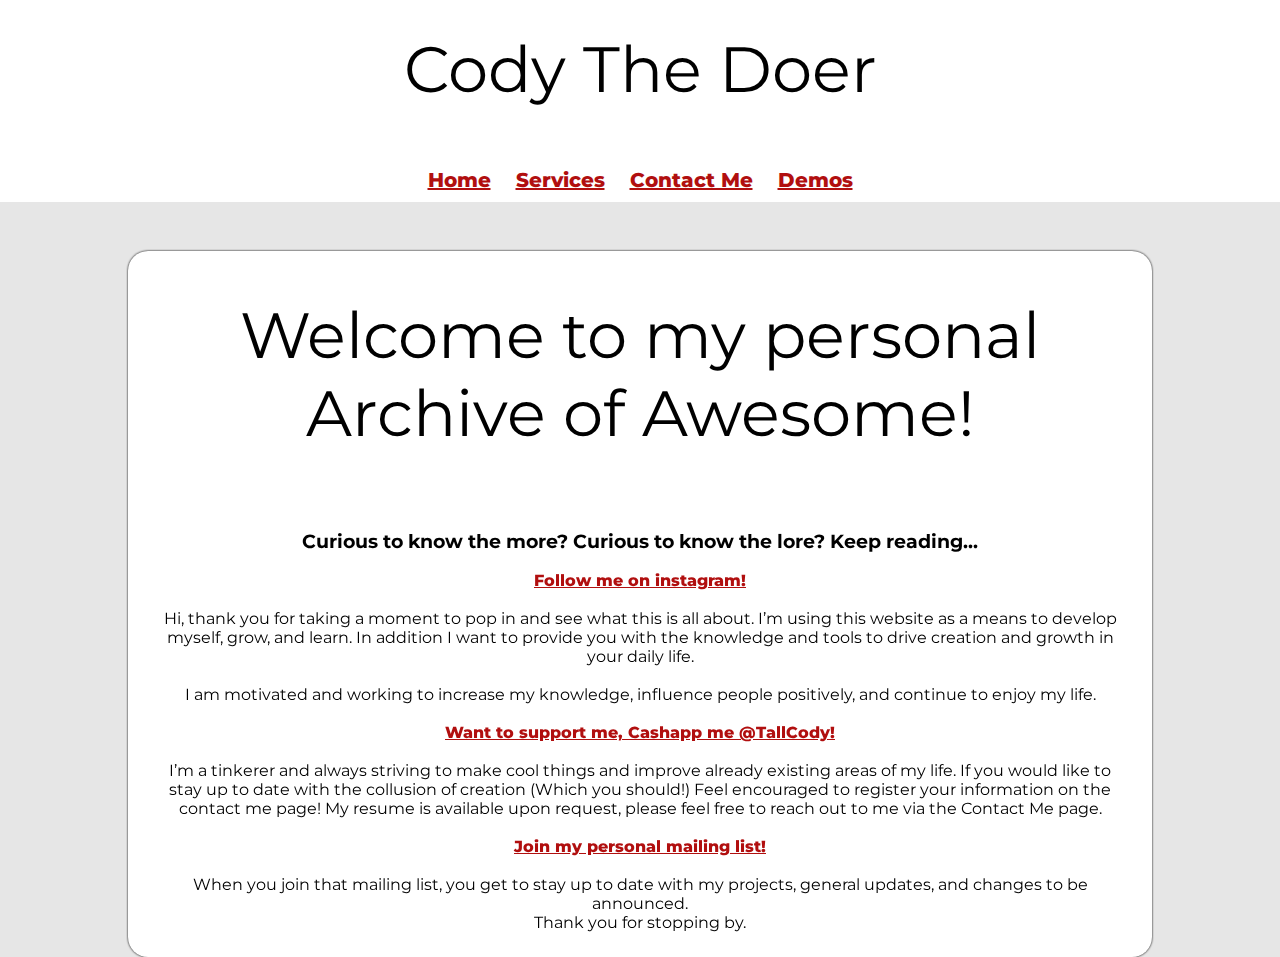
<file: index.html>
<!doctype html>
<html lang="en">
<head>
    <meta charset="utf-8">
    <title>CodyTheDoer</title>
    <meta name="CodyTheDoer.com" content="Welcome to the online portfolio for Cody Williams, the Doer.">
    <link rel="stylesheet" href="css/indexStyle.css">
    <style>@import url('https://fonts.googleapis.com/css2?family=Montserrat:wght@300;800&display=swap');</style>
    <script src="js/navInterface.js"></script>
</head>
<body>
    <div class="navInterface"></div>
    <div class="indexHome">
        <div class="indexHomeHeader">
            Welcome to my personal Archive of Awesome!  
        </div>
        <br>
        <div class="indexHomeText">
            <div>
                <h3>Curious to know the more? Curious to know the lore? Keep reading...</h3>
            </div>
            <div>
                <a href="https://www.instagram.com/cody_the_doer/">Follow me on instagram!</a>
            </div>
            <br>
            <div>
                Hi, thank you for taking a moment to pop in and see what this is all about. I’m using this website as a means to develop myself, grow, and learn. In addition I want to provide you with the knowledge and tools to drive creation and growth in your daily life.
            </div>
            <br>
            <div>
                I am motivated and working to increase my knowledge, influence people positively, and continue to enjoy my life. 
            </div>
            <br>
            <div>
                <a href="https://cash.app/$TallCody">Want to support me, Cashapp me @TallCody!</a>
            </div>
            <br>
            <div>
                I’m a tinkerer and always striving to make cool things and improve already existing areas of my life. If you would like to stay up to date with the collusion of creation (Which you should!) Feel encouraged to register your information on the contact me page!
                My resume is available upon request, please feel free to reach out to me via the Contact Me page.
            </div>
            <br>
            <div>
                <a onclick="mailingList()"><u>Join my personal mailing list!</u></a>
                <div class="mailingList"></div>
            </div>
            <br>
            <div>
                When you join that mailing list, you get to stay up to date with my projects, general updates, and changes to be announced.
                <br>
                Thank you for stopping by.
            </div>
        </div>
    </div>
</body>
</html>
</file>
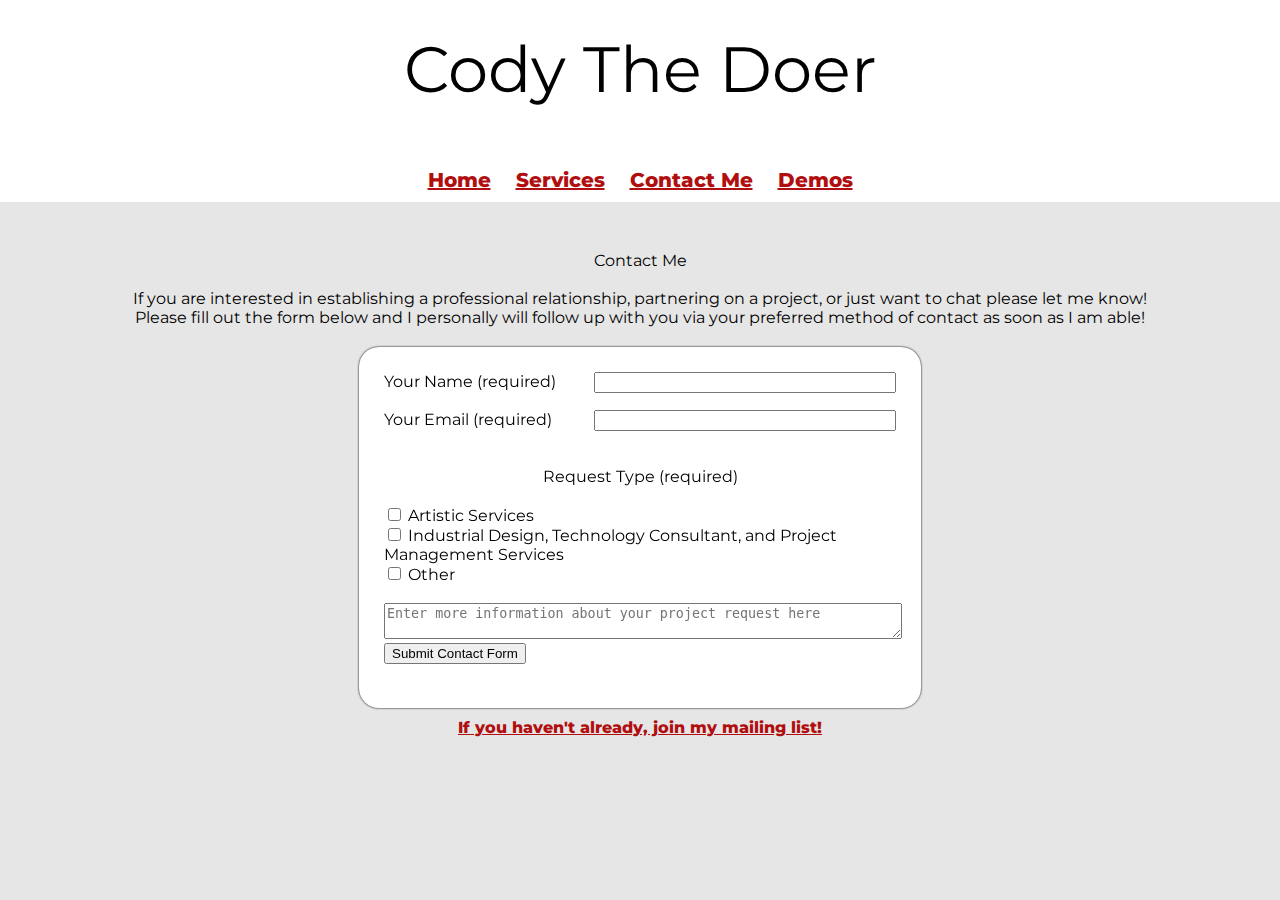
<file: Contact.html>
<!doctype html>
<html lang="en">
<head>
    <meta charset="utf-8">
    <title>CodyTheDoer</title>
    <meta name="CodyTheDoer.com/ContactMe" content="Reach out directly to me and start a conversation.">
    <link rel="stylesheet" href="css/indexStyle.css">
    <style>@import url('https://fonts.googleapis.com/css2?family=Montserrat:wght@300;800&display=swap');</style>
    <script src="js/navInterface.js"></script>
</head>
<body>
    <div class="navInterface"></div>
    <div class="ContactHome">
        <div class="ContactHomeHeader">
            Contact Me
        </div>
        <br>
        <div class="contactHomeText">
            If you are interested in establishing a professional relationship, partnering on a project, or just want to chat please let me know!
            <br>
            Please fill out the form below and I personally will follow up with you via your preferred method of contact as soon as I am able!
            <br>
            <form class="contactForm">
                <div>
                    <label for="name">Your Name (required)</label>
                    <input type="text" id="name" name="name" style="float:right;">
                </div>
                <br>
                <div>
                    <label for="email">Your Email (required)</label>
                    <input type="text" id="email" name="email" style="float:right;">
                </div>
                <br>
                <br>
                <div style="text-align: center;">
                    <label for="request">Request Type (required)</label>
                </div>
                <br>
                <div>
                    <input type="checkbox" name="request1" value="Artistic Services">
                    <label for="request1"> Artistic Services</label>    
                    <br>
                    <input type="checkbox" name="request2" value="Industrial Design, Technology Consultant, and Project Management Services">
                    <label for="request2"> Industrial Design, Technology Consultant, and Project Management Services</label>
                    <br>
                    <input type="checkbox" name="request3" value="Other">
                    <label for="request3"> Other</label>
                </div>
                <br>
                <div>
                    <textarea name="moreInfo" style="width: 100%;" placeholder="Enter more information about your project request here"></textarea>
                    <input type="submit" value="Submit Contact Form">
                </div>
                <br>
            </form>       
        </div>           
    </div>
    <div>
        <a onclick="mailingList()"><u>If you haven't already, join my mailing list!</u></a>
        <div class="mailingList"></div>
    </div>
</body>
</html>
</file>
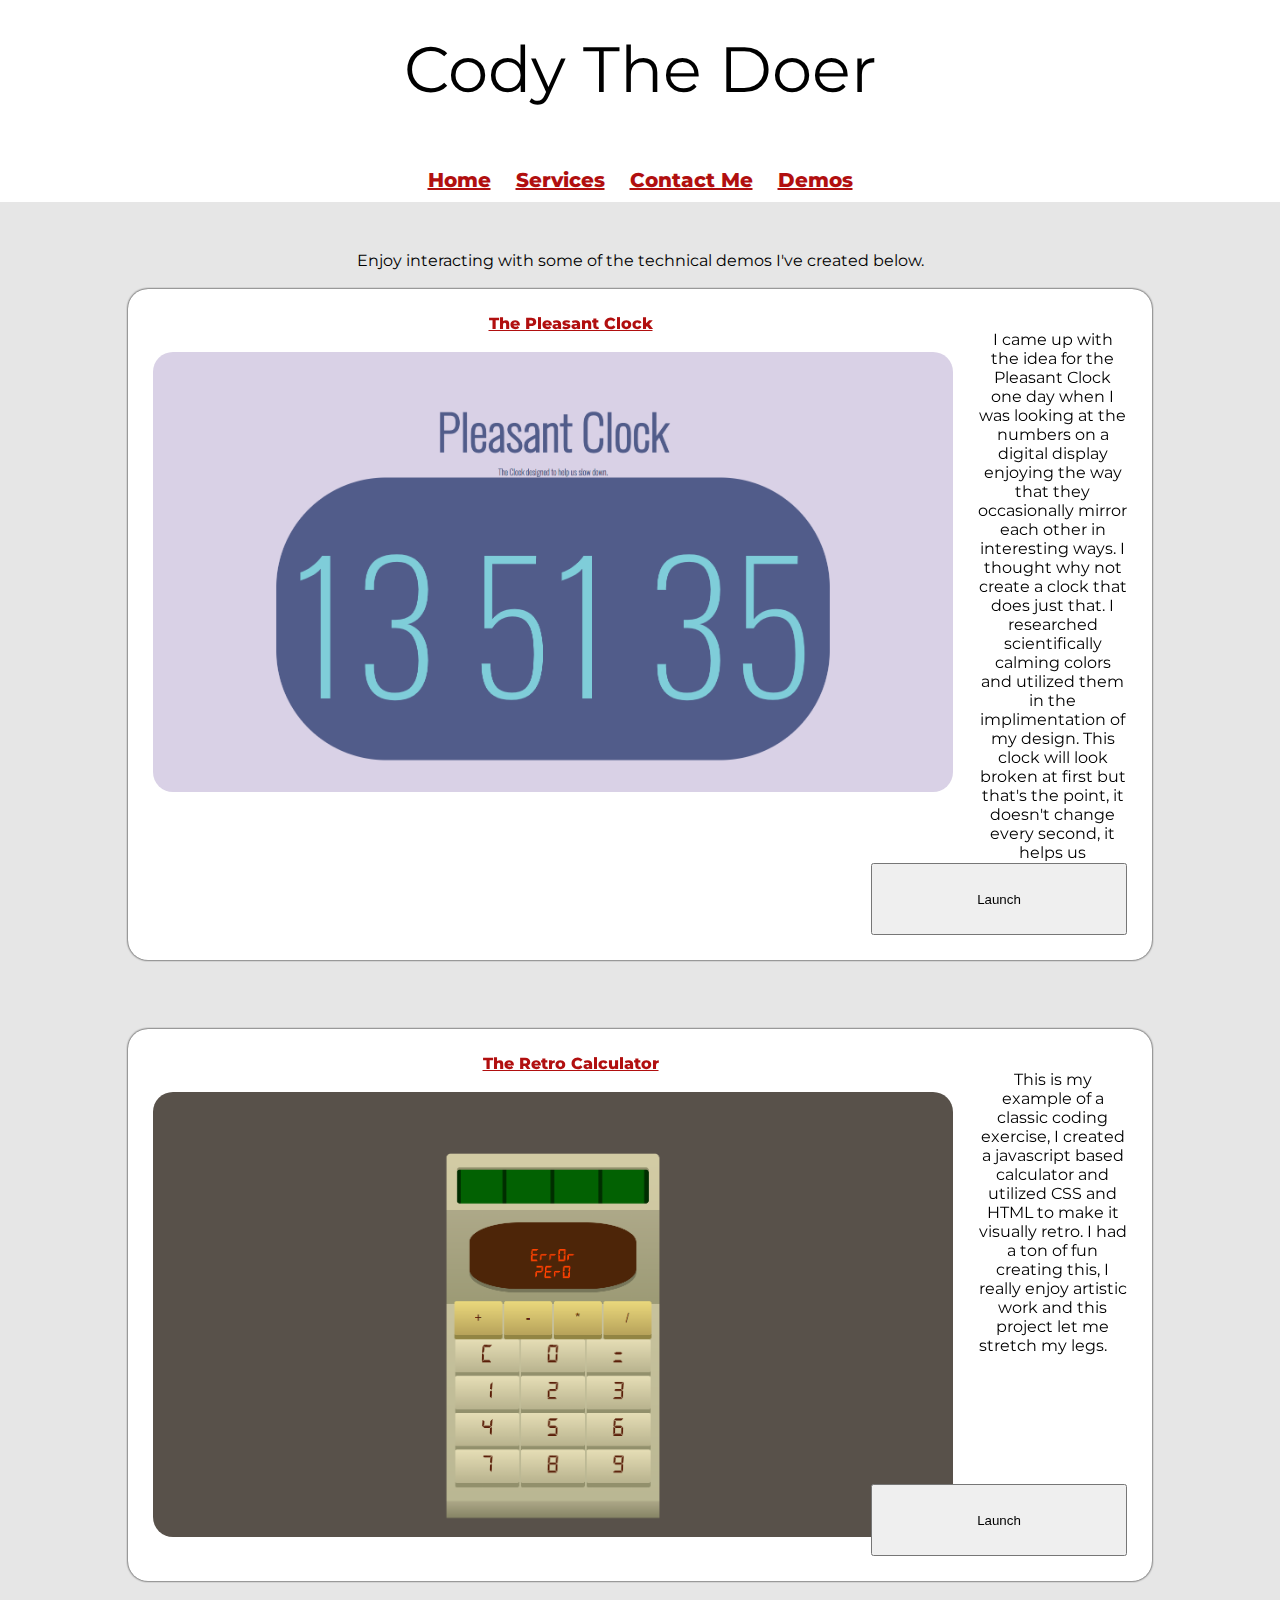
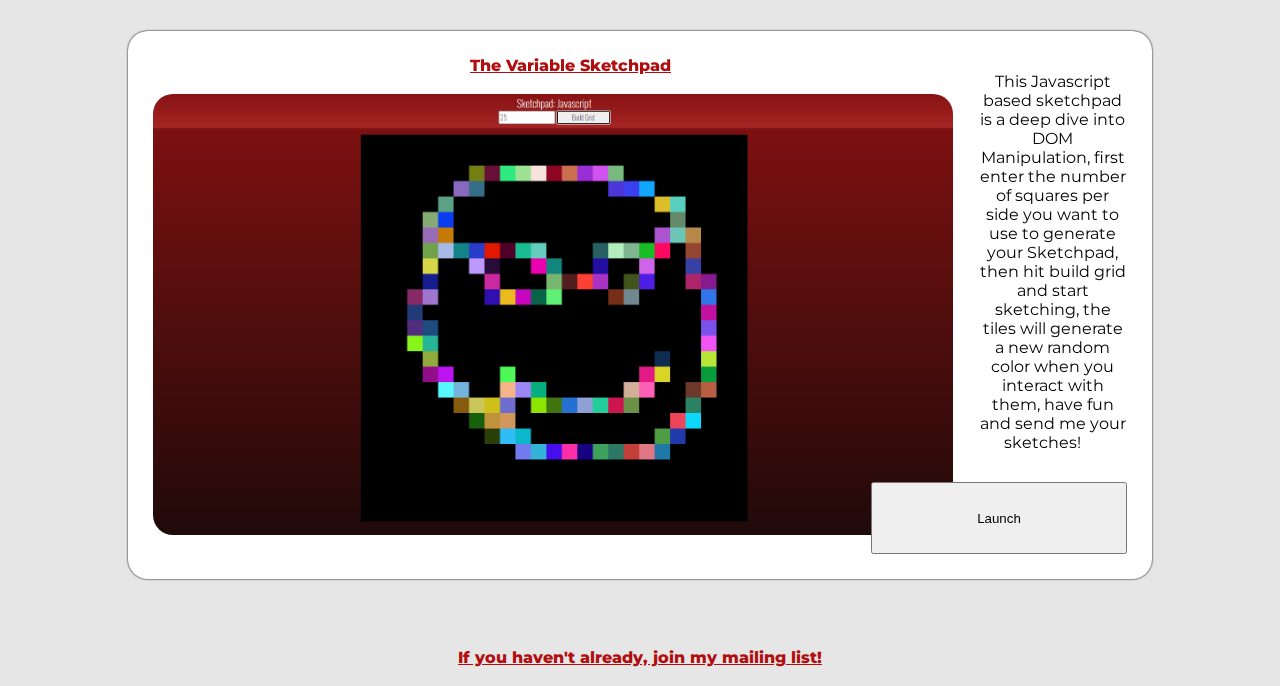
<file: Demos.html>
<!doctype html>
<html lang="en">
<head>
    <meta charset="utf-8">
    <title>CodyTheDoer</title>
    <meta name="CodyTheDoer.com/Demos" content="Enjoy interacting with some of the technical demos I've created.">
    <link rel="stylesheet" href="css/indexStyle.css">
    <style>@import url('https://fonts.googleapis.com/css2?family=Montserrat:wght@300;800&display=swap');</style>
    <script src="js/demosInterface.js"></script>
    <script src="js/navInterface.js"></script>
</head>
<body>
    <div class="navInterface"></div>
    <div class="demosHome">
        <div class="demosHomeHeader">
            Enjoy interacting with some of the technical demos I've created below.
        </div>
        <br>
        <div class="floatDemosContainer" id="floatDemosContainer">
            <div class="pleasantClock">
                <div class="pleasantClockHeader">
                    <a class="navLink" target="_blank" href="demos/PleasantClock.html">
                        The Pleasant Clock
                        <br>
                        <br>
                        <img src="images/demos/Pleasant-Clock.png" class="demoImages" style="float:left;" width="800vw" alt="Screenshot of the demo of the Pleasant Clock featuring an interesting time telling method, scientifically calming colors, and a focus on slowing down.">
                    </a>
                </div>
                <p>
                    I came up with the idea for the Pleasant Clock one day when I was looking at the numbers on a digital display enjoying the way that they occasionally mirror each other in interesting ways. I thought why not create a clock that does just that. I researched scientifically calming colors and utilized them in the implimentation of my design. This clock will look broken at first but that's the point, it doesn't change every second, it helps us remember to slow down and enjoy the view.
                    <a class="navLink" target="_blank" href="demos/PleasantClock.html">
                        <button type="button" class="demoLinkButton">Launch</button>
                    </a>
                </p>
            </div>
            <br>
            <div class="retroCalculator">
                <div class="retroCalculatorHeader">
                    <a class="navLink" target="_blank" href="demos/RetroCalculator.html">
                        The Retro Calculator
                        <br>
                        <br>
                        <img src="images/demos/Retro-Calculator.png" class="demoImages" style="float:left;" width="800vw" alt="Screenshot of the demo of the Retro-Calculator featuring a simple 10 number key structure calculator styled to mirror the looks of retro-calculators.">
                    </a>
                </div>
                <p>
                    This is my example of a classic coding exercise, I created a javascript based calculator and utilized CSS and HTML to make it visually retro. I had a ton of fun creating this, I really enjoy artistic work and this project let me stretch my legs.
                    <a class="navLink" target="_blank" href="demos/RetroCalculator.html">
                        <button type="button" class="demoLinkButton">Launch</button>
                    </a>
                </p>
            </div>
            <div class="sketchPad">
                <div class="sketchPadHeader">
                    <a class="navLink" target="_blank" href="demos/Sketchpad.html">
                        The Variable Sketchpad
                        <br>
                        <br>
                        <img src="images/demos/sketchpad.png" class="demoImages" style="float:left;" width="800vw" alt="Screenshot of the demo of the javascript based sketchpad, enter in the amount of squares you want to use to generate your sketchpad, this example utilizes 25 as the example and then a drawn smiley face emoticon.">
                    </a>
                </div>
                <p>
                    This Javascript based sketchpad is a deep dive into DOM Manipulation, first enter the number of squares per side you want to use to generate your Sketchpad, then hit build grid and start sketching, the tiles will generate a new random color when you interact with them, have fun and send me your sketches!
                    <a class="navLink" target="_blank" href="demos/Sketchpad.html">
                        <button type="button" class="demoLinkButton">Launch</button>
                    </a>
                </p>
            </div>
            <br>
        </div>
        <div>
            <a onclick="mailingList()"><u>If you haven't already, join my mailing list!</u></a>
            <div class="mailingList"></div>
        </div>
        <br>
    </div>
</body>
</html>
</file>
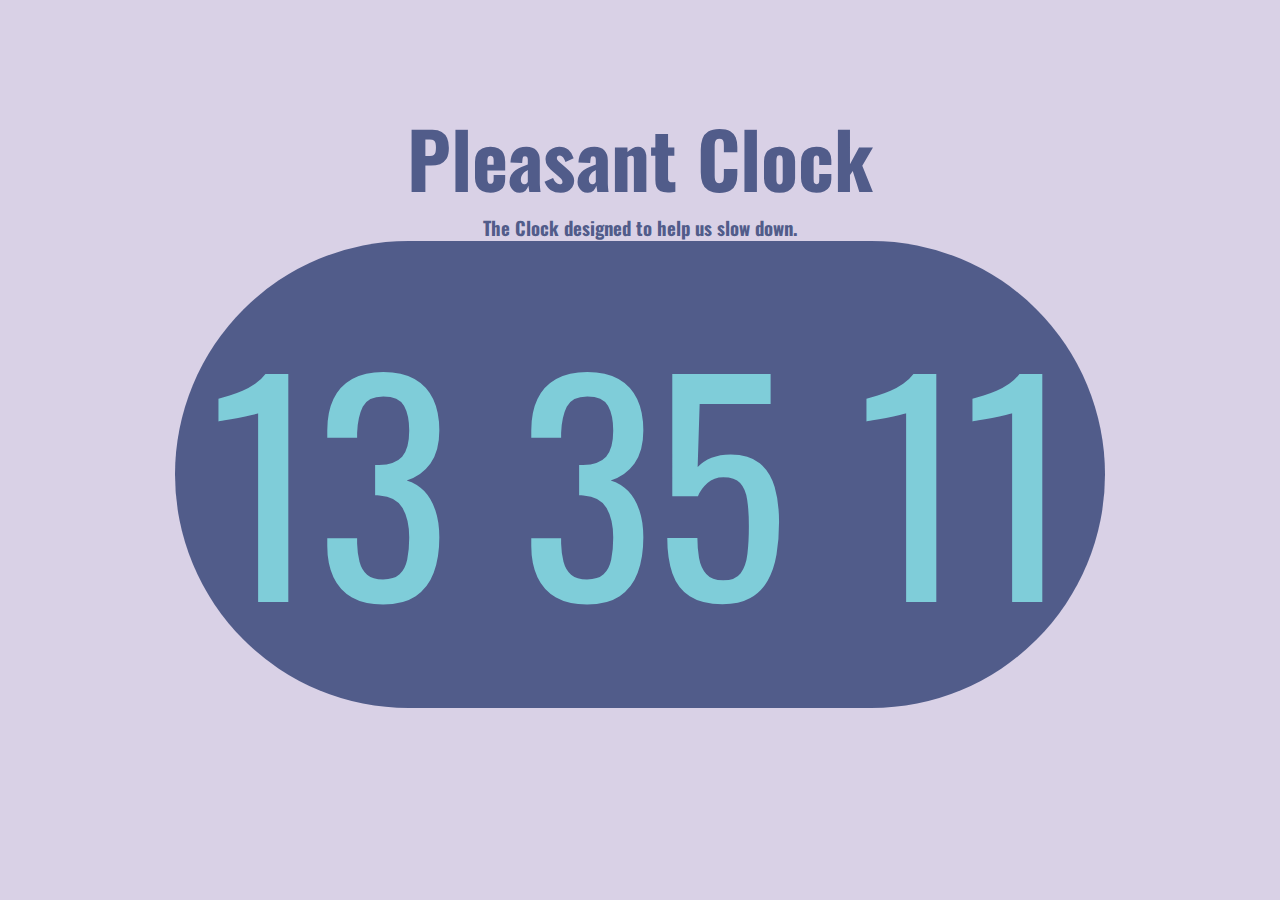
<file: demos/PleasantClock.html>
<!doctype html>
<html lang="en">
<head>
  <meta charset="utf-8">

  <title>The Pleasant Clock</title>
  <meta name="description" content="A pleasant clock built in vanilla JS, html, and CSS">
  <meta name="author" content="CodyTheDoer">
  <link href="https://fonts.googleapis.com/css2?family=Oswald:wght@200&display=swap" rel="stylesheet">
  <style>
    body, h1, h2, h3, h4, h5, h6, p, ol, ul {
  margin: 0;
  padding: 0;
  background-color: #d9d1e6;
  text-align: center;
  font-family: 'Oswald', sans-serif;
  color: #515c8a;

}

#heading{
    padding-top: 100px;
    font-size: 3vw;
}

#clockBody{
    width: fit-content;
    display: flex;
    margin: auto;
    background-color: #515c8a;
    border-radius: 250px;
}

.clockNum{
    text-align: center;
    padding: 25px;
    margin-left: 10px;
    margin-right: 10px;
    color: #7fcdd9;
    font-size: 22vw;
}
  </style>
</head>

<body>
    <script>
    let pleasantArrays = [
        ["12", "34", "56"],
        ["01", "23", "45"],
    ]

    const pleasantCheck = () => {
        let timeArray = Array.from(checkTime());
        let hour = timeArray[0];
        let minute = timeArray[1];
        let second = timeArray[2];
        let timeArraySplit1 = timeArray[0] + timeArray[1].split("").shift();
        let timeArraySplit2 = timeArray[1].split("").pop() + timeArray[2];
        let pleasantCounter = 0;
      
        // [12, 12, 12]
        // [10, 10, 10]
        if(hour === minute && hour === second){pleasantCounter++}; 
        
        // [01, 54, 10]
        // [12, 35, 21]
        if(hour === second.split("").reverse().join("")){pleasantCounter++};

        // [12, 21, 12]
        // [05, 50, 05]
        if(hour === second && hour === minute.split("").reverse().join("")){pleasantCounter++}; 

        // [12, 44, 12]
        // [03, 22, 03]
        if(hour === second && minute.split("")[0] === minute.split("")[1]){pleasantCounter++}; 
          
        // [11, 22, 33]
        // [11, 55, 00]
        if(hour.split("")[0] === hour.split("")[1] && minute.split("")[0] === minute.split("")[1] && second.split("")[0] === second.split("")[1]){pleasantCounter++};

        // [233, 233]
        // [124, 124]
        if(timeArraySplit1 === timeArraySplit2){pleasantCounter++};

        // [213, 312]
        // [124, 421]
        if(timeArraySplit1 === timeArraySplit2.split("").reverse().join("")){pleasantCounter++};

        for(i=0; i<pleasantArrays.length; i++){
            let timeCheckCounter = 0;
            if(timeArray[0] === pleasantArrays[i][0]){timeCheckCounter++};
            if(timeArray[1] === pleasantArrays[i][1]){timeCheckCounter++};
            if(timeArray[2] === pleasantArrays[i][2]){timeCheckCounter++};
            if(timeCheckCounter === 3){setTime(timeArray[0], timeArray[1], timeArray[2])};
        };

        if(pleasantCounter > 0){
            setTime(timeArray[0], timeArray[1], timeArray[2]);
            console.log(timeArray);
        }
    };

    const checkTime = () => {
        let time = new Date;
        let hour = `${time.getHours()}`;
        let minute = `${time.getMinutes()}`;
        let second = `${time.getSeconds()}`;
        if(hour.length === 1){
          hour = `0${hour}`;
        }
        if(minute.length === 1){
          minute = `0${minute}`;
        }
        if(second.length === 1){
          second = `0${second}`;
        }
        let timeArray = [hour,minute,second];
        return timeArray;
    };

    const setTime = (hour, minute, second) => {
        let clock = document.getElementsByClassName("clockNum");
        clock[0].innerText = hour;
        clock[1].innerText = minute;
        clock[2].innerText = second;
    };

    setInterval(pleasantCheck, 1*1000);

    window.onload = ()=>{
        let currentTime = Array.from(checkTime());
        setTime(currentTime[0],currentTime[1],currentTime[2]);
    }
    </script>
    <div id="heading"><h1>Pleasant Clock</h1></div>
    <div id="subheading"><h3>The Clock designed to help us slow down.</h3></div>
    <div id="clockBody">
        <div class="clockNum" name="digitOneTwo">00</div>
        <div class="clockNum" name="digitThreeFour">00</div>
        <div class="clockNum" name="digitFiveSix">00</div>
    </div>
</body>
</html>
</file>
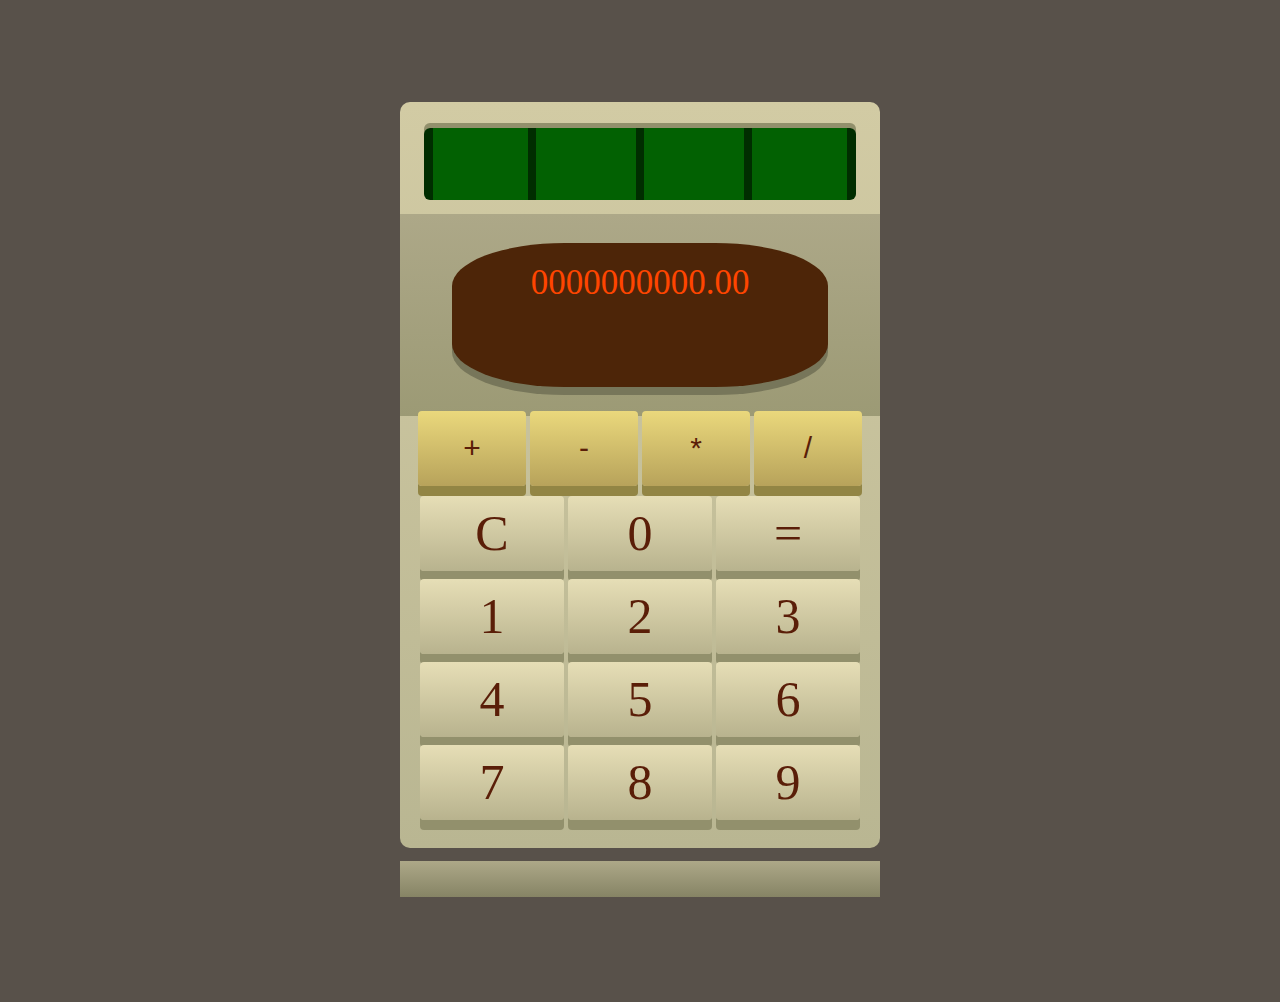
<file: demos/RetroCalculator.html>
<!doctype html>

<html lang="en">
    <head>
        <meta charset="utf-8">

        <title>Oldschool Javascript Calculator</title>
        <meta name="description" content="An oldschool styled vanilla javascript based calculator">
        <meta name="author" content="CodyTheDoer">
        
        <style>
          body{
    background-color: #58514a;
    margin: 0;
}

.viewport{
    max-width: 100%;
    height: 100vh;
}

.calculatorBody{
    background: linear-gradient(180deg, rgb(210, 203, 164) 0%, rgb(185, 182, 146) 100%);

    max-width: 480px;
    min-width: 350px;
    width:80%;

    max-height: 760px;
    height: 80%;
    
    position: center;
    
    margin: auto;
    margin-top: 8%;
    padding-top: 2%;
    border-radius: 10px
}

.calculatorBodySolarCells{
    background: linear-gradient(90deg,#002d00 2%, #026102 2%, #026102 24%, #002d00 24%,#002d00 26%, #026102 26%, #026102 49%, #026102 49%, #002d00 49%, #002d00 51%, #026102 51%, #026102 74%, #002d00 74%, #002d00 76%, #026102 76%, #026102 98%, #002d00 98%, #002d00 100%);
    box-shadow: 0 -5px rgb(146, 144, 108) ;

    width: 90%;
    height: 10%;

    margin: auto;
    margin-bottom: 3%;

    border-radius: 6px;
}

.calculatorBodyShadow{
    background: linear-gradient(180deg, rgba(173,168,136,1) 0%, rgb(156, 154, 117) 100%);

    width: 100%;
    height: 24%;

    padding-top: 6%;
}

#resultsDisplay{
    font-family: 'Segment7Standard';
    
    background-color: rgb(77, 37, 8);
    box-shadow: 0 8px rgb(119, 118, 90) ;

    border-radius: 30%;
    color: orangered;
    text-align: center;
    font-size: 35px;
    
    width: 70%;
    height: 60%;
    
    padding: 20px 20px 20px 20px;
    margin: auto;
}

.calculatorBodyButtons{
    width:100%;
    height: 63%;
}

#buttonsUpper{
    text-align: center;
}

.calculatorButtonsUpper{
    font-size: 30px;
    color: #5a1e08;

    width: 22.5%;
    height: 75px;

    margin-top: -5px;
    margin-bottom: 10px;

    background: linear-gradient(180deg, rgb(234, 216, 124) 0%, rgb(158, 136, 74) 150%);
    box-shadow: 0 10px rgb(146, 133, 68) ;
    border: none;
    border-radius: 4px;
}

.calculatorButtonsUpper:focus {
    outline: none;
}

.calculatorButtonsUpper:active {
    transform: translateY(5px);
    box-shadow: 0 5px rgb(146, 144, 108);
}

#buttonsLower{
    text-align: center;
    margin-bottom: 33px;
}

.calculatorButtonsLower{
    font-family: 'Segment7Standard';
    font-size: 50px;
    color: #5a1e08;

    width: 30%;
    height: 75px;
    margin-bottom: 8px;

    background: linear-gradient(180deg, rgb(230, 222, 182) 0%, rgb(161, 157, 122) 150%);
    box-shadow: 0 10px rgb(146, 144, 108) ;
    border: none;
    border-radius: 4px;
}

.calculatorButtonsLower:focus {
    outline: none;
}

.calculatorButtonsLower:active {
    transform: translateY(5px);
    box-shadow: 0 4px rgb(146, 144, 108);
}


.calculatorBodyBottomShadow{
    background: linear-gradient(180deg, rgba(173,168,136,1) 0%, rgb(134, 132, 101) 100%);

    width: 100%;
    height: 5%;
}
        </style>
        <link rel="stylesheet" media="screen" href="https://fontlibrary.org/face/segment7" type="text/css"/>
    </head>

    <body>
      <script>
        const operate = (a, b, op) => {
    if(op === "+"){return a+b};
    if(op === "-"){return a-b};
    if(op === "*"){return a*b};
    if(op === "/"){
        if(a === 0 || b === 0){
            clearDisplayValue();
            updateDisplay("<br>ERROR<br>ZERO");
            setTimeout(()=>{updateDisplay(`${displayValueLeft.join("")}.${displayValueRight.join("")}`); }, 5*1000);
            const tempArray = [];
            calcArray = Array.from(tempArray);        
            return;
        }
        return a/b
    };
};

const updateDisplay = (value) => {
    return document.getElementById("resultsDisplay").innerHTML = value;
};

const clearDisplayValue = () => {
    displayValueLeft = [0,0,0,0,0,0,0,0,0,0];
    displayValueRight = [0,0];
    displayValue = `${displayValueLeft.join("")}.${displayValueRight.join("")}`;
    updateDisplay(displayValue)
    return displayValue;
};

const resultsCheck = () => {
    if(resultsFlag === true){
        clearDisplayValue();
        resultsFlag = false;
    }
};

const displayValueUpdate = (value) => {
    resultsCheck();
    displayValueRight.push(value);
    displayValueLeft.push(displayValueRight[0]);
    displayValueRight.shift();
    if(displayValueLeft[0] === 0){
        displayValueLeft.shift();
        updateDisplay(`${displayValueLeft.join("")}.${displayValueRight.join("")}`);
    }else{
        displayValueRight.unshift(displayValueLeft[10]);
        displayValueRight.pop();
        displayValueLeft.pop();
        updateDisplay("<br>ERROR");
        setTimeout(()=>{updateDisplay(`${displayValueLeft.join("")}.${displayValueRight.join("")}`); }, 2*1000);
    }
    return displayValue = `${displayValueLeft.join("")}.${displayValueRight.join("")}`;
};

const calcResults = (array) => {
    array.push(parseInt(parseFloat(displayValue)*100)*.01);
    const updateOpIndex = () => {
        let indexMultiply = array.indexOf("*")
        let indexDivide = array.indexOf("/");
        (indexDivide > indexMultiply)? higherOpIndex = indexDivide: higherOpIndex = indexMultiply;    
    };
    let higherOpIndex = -1;
    updateOpIndex();
    while(higherOpIndex > 0){
        let sum = operate(array[higherOpIndex-1],array[higherOpIndex+1],array[higherOpIndex]);
        array.splice(higherOpIndex-1, 3, sum); 
        updateOpIndex();
    };
    while(array.length > 1){
        let sum = operate(array[0], array[2], array[1]);
        array.splice(0, 3, sum); 
    }
    resultsArray = Array.from(calcArray);
    const tempArray = [];
    calcArray = Array.from(tempArray);
    return parseFloat(resultsArray[0]).toFixed(2);
}

const buttonPush = (button) => {
    const ops = "+-*/".split("");
    for(op of ops){
        if(button === op){
            if(calcArray.length === 0){//if calcArray is empty log initial values.
                calcArray.push(parseInt(parseFloat(displayValue)*100)*.01);
                calcArray.push(button);
                clearDisplayValue();
            }else if(parseInt(parseFloat(displayValue)*100)*.01 === 0){//if last button clicked was an op, reassign op.
                calcArray.pop();
                calcArray.push(button);
            }else{
                calcArray.push(parseInt(parseFloat(displayValue)*100)*.01);
                calcArray.push(button);
                clearDisplayValue();
            };
        };
    }
    if(button >= 0 && button < 10){
        displayValueUpdate(button);
    };
    if(button === "c"){
        clearDisplayValue();
        const tempArray = [];
        calcArray = Array.from(tempArray);
        resultsArray = Array.from(tempArray);
    };
    if(button === "="){
        const tempArray = [];
        if(calcArray.length > 1){
            calcResults(calcArray);
        };
        if(resultsArray.length > 0){
            let results = parseFloat(resultsArray[0]).toFixed(2);
            clearDisplayValue();
            for(num of results){
                if(num === "."){continue};
                displayValueUpdate(num);
            }
            resultsArray = Array.from(tempArray);
            resultsFlag = true;    
        }
    };
};

let calcArray = [];
let resultsArray = [];
let resultsFlag = false;
let displayValueLeft = [0,0,0,0,0,0,0,0,0,0];
let displayValueRight = [0,0];

window.onload = () => {
    document.getElementById("buttonOperatorAdd").addEventListener("click", () => {buttonPush("+")});
    document.getElementById("buttonOperatorSubtract").addEventListener("click", () => {buttonPush("-")});
    document.getElementById("buttonOperatorMultiply").addEventListener("click", () => {buttonPush("*")});
    document.getElementById("buttonOperatorDivide").addEventListener("click", () => {buttonPush("/")});
    document.getElementById("buttonOperatorClear").addEventListener("click", () => {buttonPush("c")});
    document.getElementById("buttonOperatorEquals").addEventListener("click", () => {buttonPush("=")});
    document.getElementById("buttonDigitZero").addEventListener("click", () => {buttonPush(0)});
    document.getElementById("buttonDigitOne").addEventListener("click", () => {buttonPush(1)});
    document.getElementById("buttonDigitTwo").addEventListener("click", () => {buttonPush(2)});
    document.getElementById("buttonDigitThree").addEventListener("click", () => {buttonPush(3)});
    document.getElementById("buttonDigitFour").addEventListener("click", () => {buttonPush(4)});
    document.getElementById("buttonDigitFive").addEventListener("click", () => {buttonPush(5)});
    document.getElementById("buttonDigitSix").addEventListener("click", () => {buttonPush(6)});
    document.getElementById("buttonDigitSeven").addEventListener("click", () => {buttonPush(7)});
    document.getElementById("buttonDigitEight").addEventListener("click", () => {buttonPush(8)});
    document.getElementById("buttonDigitNine").addEventListener("click", () => {buttonPush(9)});
    updateDisplay("0000000000.00");
}
      </script>
      <div class='viewport'>
          <div class='calculatorBody'>
              <div class="calculatorBodySolarCells">

              </div>
              <div class='calculatorBodyShadow'>
                <div id='resultsDisplay'>
                </div>
              </div>
              <div class='calculatorButtonsBody'>
                  <div class="calculatorButtons" class="calculatorButtons" id="buttonsUpper">
                      <button  class="calculatorButtonsUpper" class="calcButtons" id="buttonOperatorAdd">+</button>
                      <button  class="calculatorButtonsUpper" id="buttonOperatorSubtract">-</button>
                      <button  class="calculatorButtonsUpper" id="buttonOperatorMultiply">*</button>
                      <button  class="calculatorButtonsUpper" id="buttonOperatorDivide">/</button>
                  </div>
                  <div class="calculatorButtons" class="calculatorButtons" id="buttonsLower">
                      <button class="calculatorButtonsLower" id="buttonOperatorClear">C</button>
                      <button class="calculatorButtonsLower" id="buttonDigitZero">0</button>
                      <button class="calculatorButtonsLower" id="buttonOperatorEquals">=</button>
                      <button class="calculatorButtonsLower" id="buttonDigitOne">1</button>
                      <button class="calculatorButtonsLower" id="buttonDigitTwo">2</button>
                      <button class="calculatorButtonsLower" id="buttonDigitThree">3</button>
                      <button class="calculatorButtonsLower" id="buttonDigitFour">4</button>
                      <button class="calculatorButtonsLower" id="buttonDigitFive">5</button>
                      <button class="calculatorButtonsLower" id="buttonDigitSix">6</button>
                      <button class="calculatorButtonsLower" id="buttonDigitSeven">7</button>
                      <button class="calculatorButtonsLower" id="buttonDigitEight">8</button>
                      <button class="calculatorButtonsLower" id="buttonDigitNine">9</button>
                  </div>
              </div>
              <div class="calculatorBodyBottomShadow">

              </div>
          </div>
      </div>
    </body>
</html>
</file>
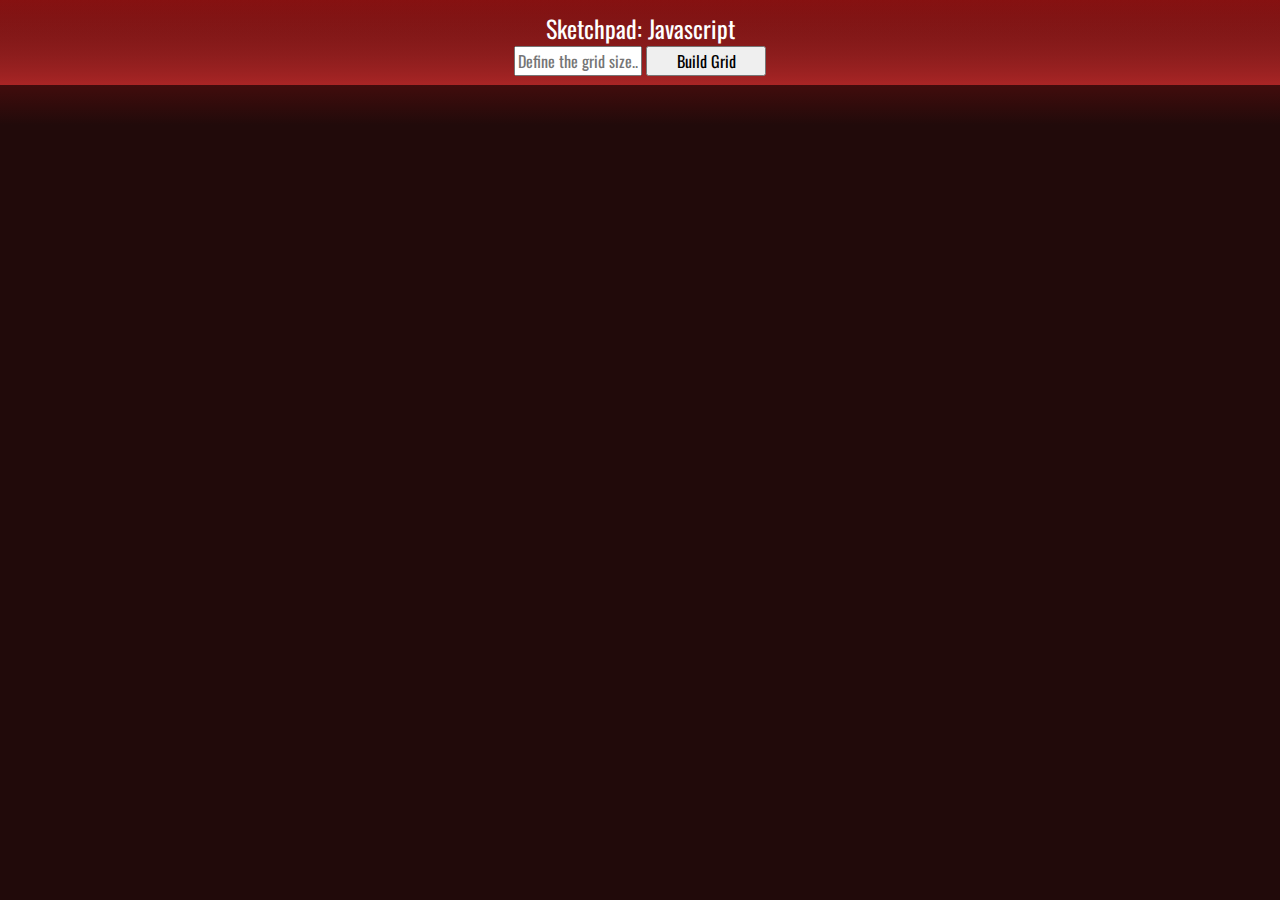
<file: demos/Sketchpad.html>
<!DOCTYPE html>
<html lang="en">
    <head>
        <meta charset="utf-8"/>
        <title>Javascript Based Sketchpad</title>
        <style>
          html, body, div, form, fieldset, legend, label
{
 margin: 0;
 padding: 0; 
}

table
{
 border-collapse: collapse;
 border-spacing: 0;
}

th, td
{
 text-align: left;
 vertical-align: top;
}

h1, h2, h3, h4, h5, h6, th, td, caption { font-weight:normal; }

img { border: 0; }

/*CSS: Code*/
html{
    background: rgb(33, 10, 10);
}

.viewport{
    background: linear-gradient(180deg, rgb(134, 17, 17) 0%, rgb(33, 10, 10) 100%);
}

.sketchpadTitle{
    color: rgb(255, 255, 255);
    font-family: 'Oswald', sans-serif;
    font-size: x-large;
}

.sketchpadDiv{
    display: inline-block;
}

.sketchpadUI{
    height: 75px;
    padding-top: 10px;
    margin: auto auto 15px; auto;
    background: linear-gradient(180deg, rgba(142,35,35,0) 0%, rgb(169, 37, 37) 100%);
    text-align: center;
}

.sketchpadUIFormInput{
    width: 120px;
    font-family: 'Oswald', sans-serif;
    font-size: medium;
}

.sketchpadUIFormButton{
    width: 120px;
    font-family: 'Oswald', sans-serif;
    font-size: medium;
}

#sketchpadContainer{
    max-width: 875px;
    line-height: 0px;
    border: 0px solid;
    margin: auto;
    padding-bottom: 25px;
}

        </style>
        <link href="https://fonts.googleapis.com/css2?family=Oswald:wght@200&display=swap" rel="stylesheet">
    </head>
    <body>
        <div id="viewport" class="viewport">
            <div id=`sketchpadUI` class="sketchpadUI">
                <div class="sketchpadTitle">Sketchpad: Javascript</div>        
                <form class="formSketchpadUI">
                    <input type="text" placeholder="Define the grid size..." onchange="gridPrep()" id="myInput" class="sketchpadUIFormInput">
                    <button type="button" onclick="gridCreate();" class="sketchpadUIFormButton">Build Grid</button>                    
                </form>
            </div>
            <div id="sketchpadContainer">
            </div>
        </div>
    </body>
    <script type="text/javascript">
    function divArrayCreate (gridX){
    let divsNeeded = gridX * gridX;
    let divNumber = 1;
    while (divsNeeded > 0){
        let divName = `div${divNumber}`;
        gridArray.push(divName);
        divNumber++;
        divsNeeded--;
    }
    console.log(`${divNumber-1} div's in the staging array have been created.`)
    divNumber = 1;
    return;
}

function divArrayBuild(){
    divsCreated = 0;
    for(let i = 0; i < gridArray.length; i++){
        const gridName = gridArray[i];
        let createDiv = document.createElement(`div`);
        createDiv.setAttribute(`id`, gridName);
        createDiv.setAttribute(`class`, 'sketchpadDiv');
        createDiv.style.background = 'black';
        sketchpadContainer.appendChild(createDiv);
        divsCreated++
    }
    console.log(`${divsCreated} div's have been created and appended`)
}

function divApplyAttributes(color){
    for(let i = 0; i < divs.length; i++){
        divs[i].lightLevel = 0;
        divs[i].addEventListener('mouseover', function(){
            bgColor(divs[i], randomColor())
            divs[i].backgroundColor = divs[i].style.backgroundColor;
            divs[i].lightLevel += 25.5;
        });
    }
    return 'Attributes applied';
}

function clearSketchpad() { 
    let sketchpadContainer = document.querySelector("div#sketchpadContainer"); 
    
    var divs = sketchpadContainer.lastElementChild;  
    while (divs) { 
        sketchpadContainer.removeChild(divs); 
        divs = sketchpadContainer.lastElementChild; 
    } 
} 

function bgColor(thisNode, color) {
    thisNode.style.background = color;
}

function randomColor() {
    let x = Math.floor(Math.random() * 256);
    let y = Math.floor(Math.random() * 256);
    let z = Math.floor(Math.random() * 256);
    let Color = "rgb(" + x + "," + y + "," + z + ")";
    return Color;    
}

//Javascript to CSS Rule Append to make the responsive grid
var addRule;

if (typeof document.styleSheets != "undefined" && document.styleSheets) {
    addRule = function(selector, rule) {
        var styleSheets = document.styleSheets, styleSheet;
        if (styleSheets && styleSheets.length) {
            styleSheet = styleSheets[styleSheets.length - 1];
            if (styleSheet.addRule) {
                styleSheet.addRule(selector, rule)
            } else if (typeof styleSheet.cssText == "string") {
                styleSheet.cssText = selector + " {" + rule + "}";
            } else if (styleSheet.insertRule && styleSheet.cssRules) {
                styleSheet.insertRule(selector + " {" + rule + "}", styleSheet.cssRules.length);
            }
        }
    }
} else {
    addRule = function(selector, rule, el, doc) {
        el.appendChild(doc.createTextNode(selector + " {" + rule + "}"));
    };
}

function createCssRule(selector, rule, doc) {
    doc = doc || document;
    var head = doc.getElementsByTagName("head")[0];
    if (head && addRule) {
        var styleEl = doc.createElement("style");
        styleEl.type = "text/css";
        styleEl.media = "screen";
        head.appendChild(styleEl);
        addRule(selector, rule, styleEl, doc);
        styleEl = null;
    }
};

//Actually doing the stuff
function gridPrep(){
    let inputVal = document.getElementById("myInput");
    gridX = inputVal.value;
}

function gridCreate(){
    let gridCalc = 100 / gridX;
    gridArray = [];
    clearSketchpad();
    divArrayCreate(gridX);
    divArrayBuild();
    divApplyAttributes();
    createCssRule(".sketchpadDiv", `width: ${gridCalc}%`);
    createCssRule(".sketchpadDiv", `padding-top: ${gridCalc}%`);
    createCssRule(".sketchpadDiv", `border: 0px`);
}

//javascript to stop enterKey
var nav = window.Event ? true : false;
if (nav) {
   window.captureEvents(Event.KEYDOWN);
   window.onkeydown = NetscapeEventHandler_KeyDown;
} else {
   document.onkeydown = MicrosoftEventHandler_KeyDown;
}

function NetscapeEventHandler_KeyDown(e) {
  if (e.which == 13 && e.target.type != 'textarea' && e.target.type != 'submit') { return false; }
  return true;
}

function MicrosoftEventHandler_KeyDown() {
  if (event.keyCode == 13 && event.srcElement.type != 'textarea' && event.srcElement.type != 'submit')
    return false;
  return true;
}

//declairing variables and constants
const sketchpadContainer = document.querySelector('div#sketchpadContainer');
let divs = document.getElementsByClassName('sketchpadDiv');
let gridArray = [];


    </script>
</html>
</file>
<file: css/indexStyle.css>
body{
    background: #e6e6e6;
    margin: 0px;
    font-family: 'Montserrat', sans-serif;
    height: 100vh;
    text-align: center;
}

img{
    border-radius: 20px;
}

a{
    color: #b10f0f;
    font-weight: 800;
    padding: 10px;
    cursor: pointer;
}

input[type=text]{
    width: 23vw;
}

.navPanel{
    background: white;
    text-align: center;
    width: 100%!important;
    padding-top: 10px;
    margin-bottom: 30px;
}

.navHeader{
    font-size: 400%;
    margin-top: 20px;
    margin-bottom: 40px;
}

.navBar{
    display: inline-block;
    font-size: 125%;
    margin-top: 20px;
    margin-bottom: 10px;
}




.mailingList{
    margin: auto;
}

.mailingListForm{
    background-color: #ffffff;
    width:fit-content;
}




form{
    text-align: left;
    margin: auto;
    margin-top: 20px;
    margin-bottom: 10px;
    padding: 25px;
    border-radius: 20px;
    width: 40%;
    background: white;
    filter:drop-shadow(0 0 0.05rem #000000);
}



.servicesHome{
    margin-left: 10%;
    margin-right: 10%;
}

.servicesFloat{
    background-color: #ffffff;
    border-radius: 20px;
    filter:drop-shadow(0 0 0.05rem #000000);
    margin-bottom: 50px;
    padding: 25px;
    display: flex;
    flex-direction: column;
    flex-wrap: wrap;
}

.servicesFloatHeader{
    font-size: 400%;
    margin-top: 20px;
    margin-bottom: 40px;
}

.serviceInfo{
    display:inline-flex;
}

.serviceInfoSubtext{
    padding-left: 20px;
    padding-right: 20px;
}



.indexHome{
    margin-left: 10%;
    margin-right: 10%;
    background-color: #ffffff;
    border-radius: 20px;
    filter:drop-shadow(0 0 0.05rem #000000);
    padding: 25px;
}

.indexHomeHeader{
    font-size: 400%;
    margin-top: 20px;
    margin-bottom: 40px;
}

.demosHome{
    margin-left: 10%;
    margin-right: 10%;
    display: flex-box;
}

.demoLinkButton{
    position: absolute;
    bottom: 25px;
    right: 25px;
    width: 20vw;
    height: 8vh;
}

.demoImages{
    margin-right: 25px;
}

.pleasantClock{
    display: flex; 
    padding: 25px;
    background-color: #ffffff;
    border-radius: 20px;
    filter:drop-shadow(0 0 0.05rem #000000);
    margin-bottom: 50px;
}

.retroCalculator{
    display: flex; 
    padding: 25px;
    background-color: #ffffff;
    border-radius: 20px;
    filter:drop-shadow(0 0 0.05rem #000000);
    margin-bottom: 50px;
}

.sketchPad{
    display: flex; 
    padding: 25px;
    background-color: #ffffff;
    border-radius: 20px;
    filter:drop-shadow(0 0 0.05rem #000000);
    margin-bottom: 50px;
}
</file>
